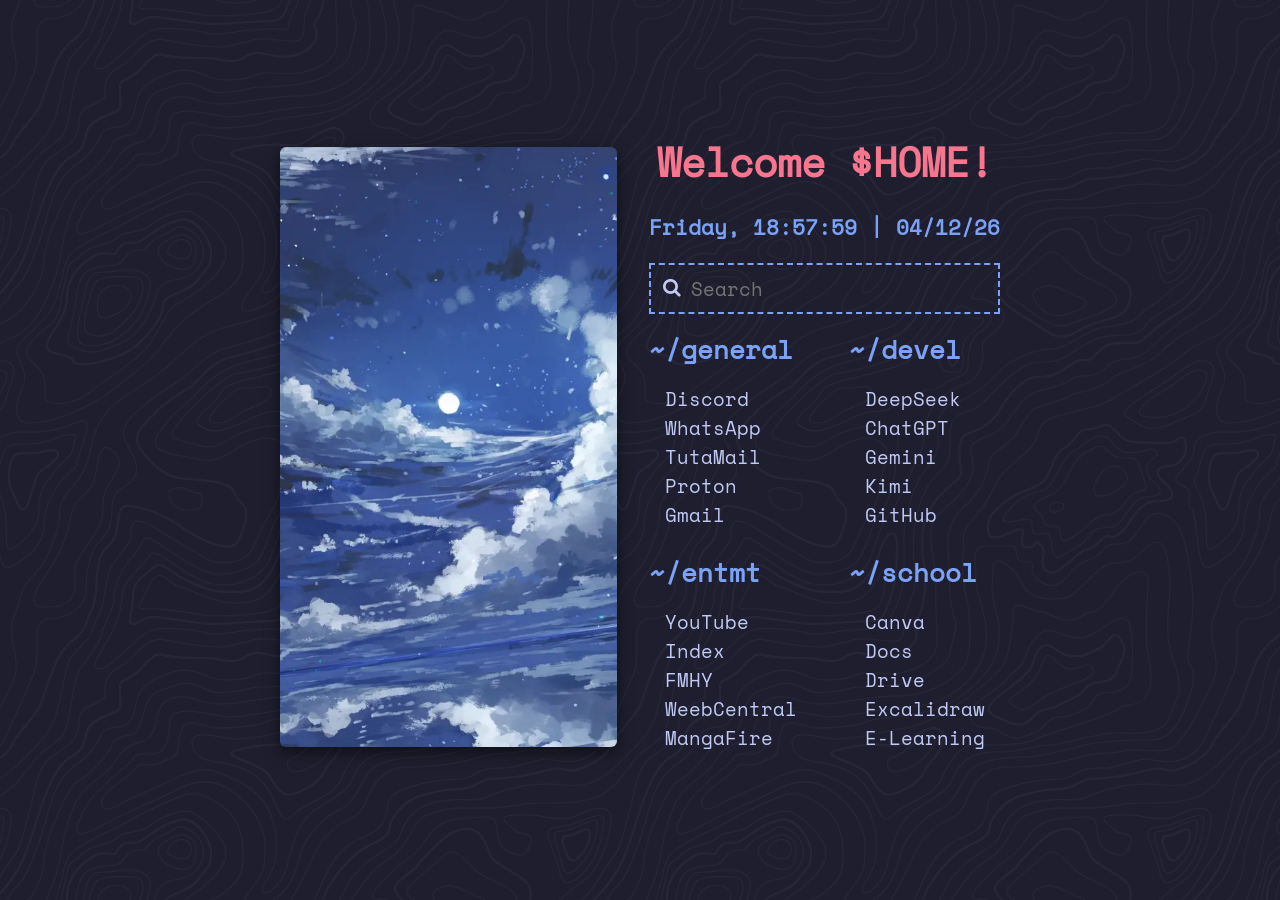
<file: index.html>
<!doctype html>
<html lang="en">
  <head>
    <title>~/startpage</title>
    <meta name="darkreader-lock" />
    <meta charset="UTF-8" />
    <link
      rel="icon"
      href="src/nix-snowflake-white.svg"
    />
    <meta name="viewport" content="width=device-width, initial-scale=1" />
    <link href="src/css/style.css" rel="stylesheet" />
  </head>

  <body class="fazzi">
    <div id="image" onclick="nextImage()">
      <img id="carouselImage" src="src/images/cover1.webp" />
    </div>
    <div id="text">
      <div id="greeting">Welcome $HOME!</div>
      <div id="date"></div>
      <form id="input">
        <p></p>
        <input id="search" type="search" name="q" placeholder="Search" autocomplete="off" autofocus>
      </form>
      <div id="links">
        <div class="urls">
          <div class="header">~/general</div>
          <ul>
            <li><a target="_blank" href="https://discord.com/app">Discord</a></li>
            <li><a target="_blank" href="https://web.whatsapp.com">WhatsApp</a></li>
            <li><a target="_blank" href="https://mail.tutanota.com">TutaMail</a></li>
            <li><a target="_blank" href="https://account.proton.me/apps">Proton</a></li>
            <li><a target="_blank" href="https://mail.google.com">Gmail</a></li>
          </ul>
        </div>
        <div class="urls">
          <div class="header">~/devel</div>
          <ul>
            <li><a target="_blank" href="https://chat.deepseek.com">DeepSeek</a></li>
            <li><a target="_blank" href="https://chatgpt.com">ChatGPT</a></li>
            <li><a target="_blank" href="https://gemini.google.com">Gemini</a></li>
            <li><a target="_blank" href="https://kimi.com">Kimi</a></li>
            <li><a target="_blank" href="https://github.com/ImSnowe?tab=repositories">GitHub</a></li>
          </ul>
        </div>
        <div class="urls">
          <div class="header">~/entmt</div>
          <ul>
            <li><a target="_blank" href="https://youtube.com">YouTube</a></li>
            <li><a target="_blank" href="https://wotaku.wiki/websites">Index</a></li>
            <li><a target="_blank" href="https://fmhy.net">FMHY</a></li>
            <li><a target="_blank" href="https://weebcentral.com">WeebCentral</a></li>
            <li><a target="_blank" href="https://mangafire.to">MangaFire</a></li>
          </ul>
        </div>
        <div class="urls">
          <div class="header">~/school</div>
          <ul>
            <li><a target="_blank" href="https://canva.com">Canva</a></li>
            <li><a target="_blank" href="https://docs.google.com">Docs</a></li>
            <li><a target="_blank" href="https://drive.google.com">Drive</a></li>
            <li><a target="_blank" href="https://excalidraw.com/">Excalidraw</a></li>
            <li><a target="_blank" href="https://smpkby.elabschool.sch.id/my">E-Learning</a></li>
          </ul>
        </div>
      </div>
    </div>
  </body>
  <script async src="src/js/date.js"></script>
  <script async src="src/js/theme.js" currentIndex="0"></script>
  <script async src="src/js/search.js"></script>
</html>
</file>
<file: src/css/style.css>
@font-face {
  font-family: "SpaceMono Nerd Font";
  font-display: swap;
  src:
    local("SpaceMono Nerd Font"),
    url(../fonts/SpaceMonoNF.woff2) format("woff2"),
    url(../fonts/SpaceMonoNF.woff) format("woff");
}

:root {
  color-scheme: dark;
}

img {
  transition:
    transform 0.15s ease-in-out,
    opacity 0.2s ease-in-out;
}

html {
  display: flex;
  align-items: center;
  justify-content: center;
  height: 100svh;
  background-color: var(--background-color);
  background-image: url("../bgs/topography.svg");
  overflow-x: clip;
}

html.loaded {
  transition: background-color 0.2s ease-in-out;
}

body {
  display: flex;
  color: var(--text-color);
  font-family:
    SpaceMono Nerd Font,
    monospace;
  justify-content: center;
  align-items: center;
}

#text {
  display: flex;
  flex-direction: column;
  justify-content: center;
}

#text,
#image {
  opacity: 0;
  transition: opacity 0.2s ease-in;
}

#text.loaded,
#image.loaded {
  opacity: 1;
}

#text.loaded * {
  transition: color 0.2s ease-in-out;
}

#carouselImage {
  height: 600px;
  aspect-ratio: 9 / 16;
  border-radius: 6px;
  box-shadow: 0px 5px 15px 0px rgba(0, 0, 0, 0.5);
  object-fit: cover;
}

#image {
  margin-right: 1em;
}

#carouselImage:hover {
  transform: scale(1.02);
  cursor: pointer;
}

@media (max-width: 800px) {
  img,
  #image {
    display: none;
    margin: 0;
    padding: 0;
  }
}

#greeting {
  color: var(--accent-color-2);
  font-size: 2.5em;
  font-weight: 900;
  grid-column: 1/-1;
  text-align: center;
  display: grid;
}

#date {
  font-size: 1.3em;
  font-weight: 600;
  color: var(--accent-color);
  display: grid;
  grid-column: 1/-1;
  text-align: center;
  margin: 1em 0;
}

#input {
  display: flex;
  border: 2px dashed var(--accent-color);
  justify-content: center;
  padding: 0.5em;
  margin: 0 0 1em 0;
}

#input p {
  margin: 0 0.7em 0 0.2em;
  font-size: 1.2em;
}

#search {
  background-color: transparent;
  color: var(--text-color);
  border: none;
  font-family: SpaceMono Nerd Font, monospace;
  font-size: 1.2em;
  flex: 1;
}

#search:focus {
  outline: none;
}

.header {
  color: var(--accent-color);
  font-size: 1.6em;
  font-weight: 600;
}

#links {
  display: grid;
  grid-row-gap: 0.5em;
  grid-template-columns: repeat(2, 1fr);
}

ul {
  list-style-type: none;
  padding-left: 1em;
  margin-left: 0;
}

a {
  color: var(--text-color);
  font-size: 1.2em;
  text-decoration: none;
}

a:hover {
  color: var(--hover-color);
  font-style: italic;
}

.fazzi .urls:nth-child(even) {
  padding-left: 1.5em;
}

#image {
	padding-right: 1em;
}
</file>
